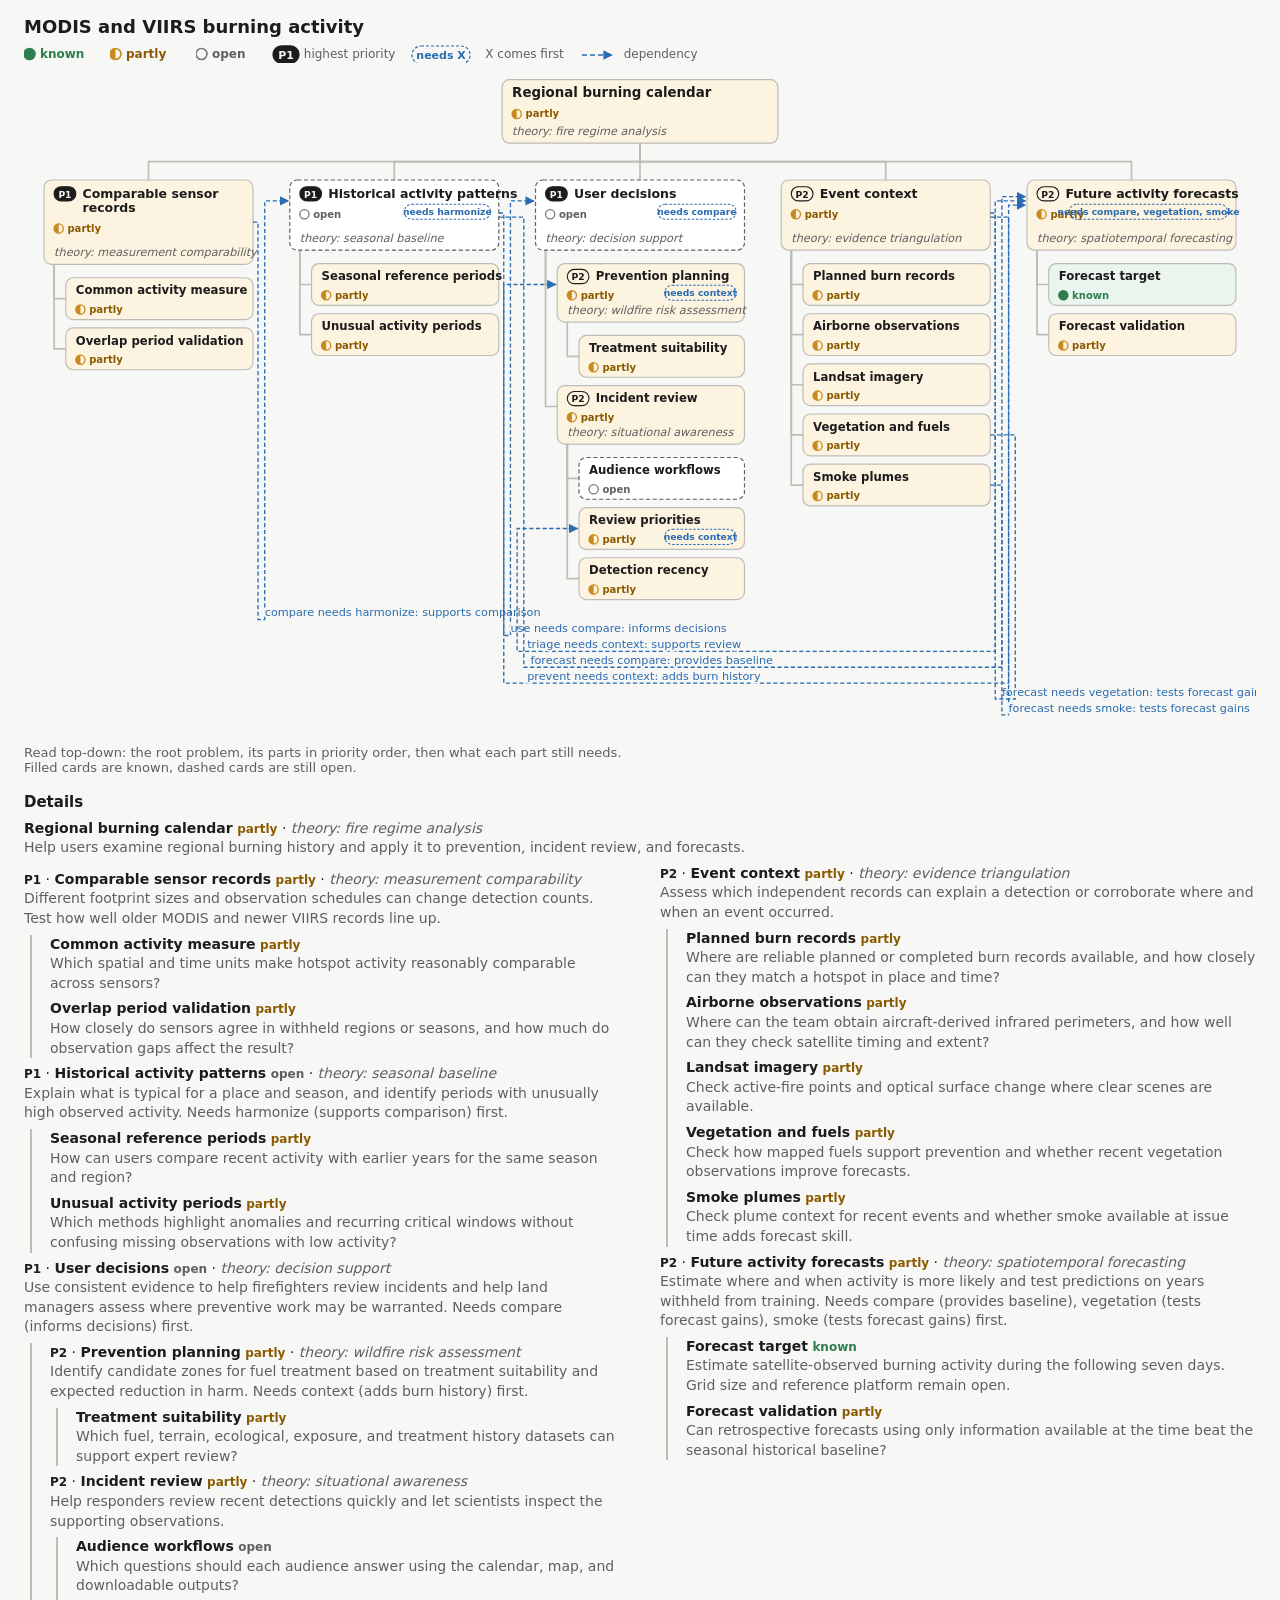
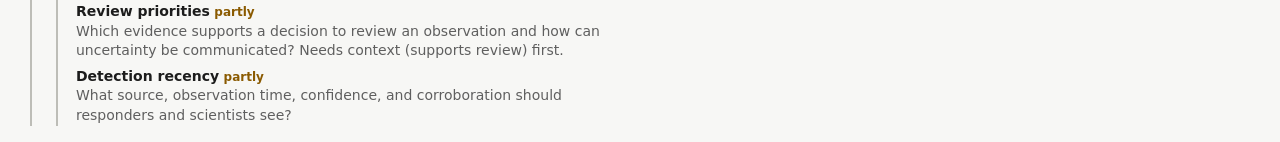
<file: .project/research/notebooks/modis-viirs-burning-calendar/modis-viirs-burning-calendar-problem.html>
<!doctype html>
<html lang="en"><head><meta charset="utf-8"><meta name="viewport" content="width=device-width,initial-scale=1">
<title>MODIS and VIIRS burning activity</title>
<style>
:root{--bg:#f7f7f5;--fg:#1c1c1c;--muted:#5f5f5f;--card:#fff;--line:#bdbdb7;--band:#eceae4;--known:#2e7d4f;--knownT:#2e7d4f;--knownF:#eaf5ee;--partly:#c98a1c;--partlyT:#8a5a00;--partlyF:#fdf3e1;--open:#7a7a7a;--openT:#5f5f5f;--dep:#2b6cb0;--k1:#d9822b;--k2:#2b8cbe;--k3:#5aa05a;--k4:#a05aa0}
@media (prefers-color-scheme:dark){:root{--bg:#161616;--fg:#ececec;--muted:#a3a3a3;--card:#222;--line:#4a4a4a;--band:#1e1e1e;--known:#5cb87a;--knownT:#7fd19a;--knownF:#1d3326;--partly:#e0a64a;--partlyT:#f0c070;--partlyF:#3a2e16;--open:#8a8a8a;--openT:#b0b0b0;--dep:#6aa5e8}}
html,body{margin:0;background:var(--bg);color:var(--fg);font:14px system-ui,'Segoe UI',sans-serif}
main{padding:16px 24px;max-width:1400px;margin:0 auto}
h1{font-size:18px;margin:0 0 8px}
.legend{display:flex;flex-wrap:wrap;gap:6px 16px;color:var(--muted);font-size:12px;margin-bottom:10px;align-items:center}
.legend svg{vertical-align:middle}
.lead{color:var(--muted);font-size:13px;margin:8px 0 18px;max-width:75ch}
svg text{font-family:system-ui,'Segoe UI',sans-serif}
.pic{display:block;max-width:100%;height:auto}
.outline h2{font-size:15px;margin:0 0 8px}
.outline ul{list-style:none;margin:0;padding:0}
.outline li{margin:6px 0;line-height:1.4}
.outline ul ul{padding-left:18px;border-left:2px solid var(--line);margin-left:6px}
.outline .w{font-weight:600}
.outline .st,.outline .pr{font-size:12px;font-weight:600}
.outline .d,.outline .th,.outline .r,.outline .needs{color:var(--muted)}
.outline .th{font-style:italic}
.cols{columns:1}
.cols>li{break-inside:avoid}
.st.known{color:var(--knownT)}.st.partly{color:var(--partlyT)}.st.open{color:var(--openT)}
#detail{max-width:75ch;margin:12px 0;padding:8px 12px;border-left:3px solid var(--dep);background:var(--band)}
.node{cursor:grab;touch-action:none}.edge,.dep{cursor:pointer}
.lane-title{text-transform:uppercase}
.node.dim{opacity:.3}
.dep.hl path,.edge.hl path{stroke-width:3.2}
path.conn.hl{stroke:var(--fg);stroke-width:3.5}
.pic-wide{display:none;margin:0 auto}.pic-narrow{display:block;margin:0 auto}.legend [data-key=dep]{display:none}
@media (min-width:1180px){.legend [data-key=dep]{display:inline}.pic-wide{display:block}.pic-narrow{display:none}.cols{columns:2;column-gap:40px}}
@media (max-width:600px){main{padding:12px}}
</style></head><body><main><h1>MODIS and VIIRS burning activity</h1>
<div class="legend">
<span data-key="known"><svg width="70" height="14"><circle cx="5.5" cy="7" r="5.5" fill="var(--known)" stroke="var(--known)" stroke-width="1.6"/><text x="16" y="11" font-size="12" font-weight="600" fill="var(--knownT)">known</text></svg></span>
<span data-key="partly"><svg width="70" height="14"><circle cx="5.5" cy="7" r="5.5" fill="none" stroke="var(--partly)" stroke-width="1.6"/><path d="M5.5,1.5 A5.5,5.5 0 0 0 5.5,12.5 Z" fill="var(--partly)"/><text x="16" y="11" font-size="12" font-weight="600" fill="var(--partlyT)">partly</text></svg></span>
<span data-key="open"><svg width="60" height="14"><circle cx="5.5" cy="7" r="5.5" fill="none" stroke="var(--open)" stroke-width="1.6"/><text x="16" y="11" font-size="12" font-weight="600" fill="var(--openT)">open</text></svg></span>
<span data-key="priority"><svg width="28" height="18"><rect x="1" y="1" width="26" height="17" rx="8.5" fill="var(--fg)" stroke="var(--fg)" stroke-width="1.3"/><text x="14" y="14" font-size="11" font-weight="700" text-anchor="middle" fill="var(--bg)">P1</text></svg> highest priority</span>
<span data-key="needs"><svg width="70" height="18"><rect x="1" y="1" width="58.1" height="18" rx="9" fill="none" stroke="var(--dep)" stroke-dasharray="3 2" stroke-width="1.2"/><text x="30.05" y="14" font-size="11" font-weight="600" text-anchor="middle" fill="var(--dep)">needs X</text></svg> X comes first</span>
<span data-key="dep"><svg width="40" height="12"><defs><marker id="lg-arrow" viewBox="0 0 10 10" refX="9" refY="5" markerWidth="6" markerHeight="6" orient="auto"><path d="M0,0L10,5L0,10z" fill="var(--dep)"/></marker></defs><path d="M2,6H32" stroke="var(--dep)" stroke-width="1.6" stroke-dasharray="5 3" marker-end="url(#lg-arrow)"/></svg> dependency</span>
</div>
<svg class="pic pic-wide" data-natural-width="1474" viewBox="0 0 1474 794" width="1474" height="794" style="max-width:100%;height:auto"><defs><marker id="dep-arrow" viewBox="0 0 10 10" refX="9" refY="5" markerWidth="7" markerHeight="7" orient="auto"><path d="M0,0L10,5L0,10z" fill="var(--dep)"/></marker></defs><path class="conn" data-from="harmonize" data-to="calendar" data-s="bus" d="M737,84V106H149V128" fill="none" stroke="var(--line)" stroke-width="2"/><path class="conn" data-from="metric" data-to="harmonize" data-s="trunk" d="M36,229V270H50" fill="none" stroke="var(--line)" stroke-width="2"/><path class="conn" data-from="overlap" data-to="harmonize" data-s="trunk" d="M36,229V330H50" fill="none" stroke="var(--line)" stroke-width="2"/><path class="conn" data-from="compare" data-to="calendar" data-s="bus" d="M737,84V106H443V128" fill="none" stroke="var(--line)" stroke-width="2"/><path class="conn" data-from="baseline" data-to="compare" data-s="trunk" d="M330,212V253H344" fill="none" stroke="var(--line)" stroke-width="2"/><path class="conn" data-from="critical" data-to="compare" data-s="trunk" d="M330,212V313H344" fill="none" stroke="var(--line)" stroke-width="2"/><path class="conn" data-from="use" data-to="calendar" data-s="bus" d="M737,84V106H737V128" fill="none" stroke="var(--line)" stroke-width="2"/><path class="conn" data-from="prevent" data-to="use" data-s="trunk" d="M624,212V253H638" fill="none" stroke="var(--line)" stroke-width="2"/><path class="conn" data-from="treatment" data-to="prevent" data-s="trunk" d="M650,298V339H664" fill="none" stroke="var(--line)" stroke-width="2"/><path class="conn" data-from="action" data-to="use" data-s="trunk" d="M624,212V399H638" fill="none" stroke="var(--line)" stroke-width="2"/><path class="conn" data-from="workflows" data-to="action" data-s="trunk" d="M650,444V485H664" fill="none" stroke="var(--line)" stroke-width="2"/><path class="conn" data-from="triage" data-to="action" data-s="trunk" d="M650,444V545H664" fill="none" stroke="var(--line)" stroke-width="2"/><path class="conn" data-from="recency" data-to="action" data-s="trunk" d="M650,444V605H664" fill="none" stroke="var(--line)" stroke-width="2"/><path class="conn" data-from="context" data-to="calendar" data-s="bus" d="M737,84V106H1031V128" fill="none" stroke="var(--line)" stroke-width="2"/><path class="conn" data-from="burns" data-to="context" data-s="trunk" d="M918,212V253H932" fill="none" stroke="var(--line)" stroke-width="2"/><path class="conn" data-from="aircraft" data-to="context" data-s="trunk" d="M918,212V313H932" fill="none" stroke="var(--line)" stroke-width="2"/><path class="conn" data-from="landsat" data-to="context" data-s="trunk" d="M918,212V373H932" fill="none" stroke="var(--line)" stroke-width="2"/><path class="conn" data-from="vegetation" data-to="context" data-s="trunk" d="M918,212V433H932" fill="none" stroke="var(--line)" stroke-width="2"/><path class="conn" data-from="smoke" data-to="context" data-s="trunk" d="M918,212V493H932" fill="none" stroke="var(--line)" stroke-width="2"/><path class="conn" data-from="forecast" data-to="calendar" data-s="bus" d="M737,84V106H1325V128" fill="none" stroke="var(--line)" stroke-width="2"/><path class="conn" data-from="target" data-to="forecast" data-s="trunk" d="M1212,212V253H1226" fill="none" stroke="var(--line)" stroke-width="2"/><path class="conn" data-from="skill" data-to="forecast" data-s="trunk" d="M1212,212V313H1226" fill="none" stroke="var(--line)" stroke-width="2"/><g class="node" data-id="calendar" data-status="partly"><rect class="card" x="572" y="8" width="330" height="76" rx="9" fill="var(--partlyF)" stroke="var(--line)" stroke-width="1.4"/><text class="label" x="584" y="29" font-size="16" font-weight="700" fill="var(--fg)">Regional burning calendar</text><g class="mark" data-shape="half"><circle cx="589.5" cy="49" r="5.5" fill="none" stroke="var(--partly)" stroke-width="1.6"/><path d="M589.5,43.5 A5.5,5.5 0 0 0 589.5,54.5 Z" fill="var(--partly)"/></g><text class="status" x="600" y="53" font-size="12" font-weight="600" fill="var(--partlyT)">partly</text><text class="theory" x="584" y="74" font-size="13.5" font-style="italic" fill="var(--muted)">theory: fire regime analysis</text></g><g class="node" data-id="harmonize" data-status="partly" data-priority="1"><rect class="card" x="24" y="128" width="250" height="101" rx="9" fill="var(--partlyF)" stroke="var(--line)" stroke-width="1.4"/><g class="badge"><rect x="36" y="136" width="26" height="17" rx="8.5" fill="var(--fg)" stroke="var(--fg)" stroke-width="1.3"/><text x="49" y="149" font-size="11" font-weight="700" text-anchor="middle" fill="var(--bg)">P1</text></g><text class="label" x="70" y="149" font-size="15" font-weight="700" fill="var(--fg)"><tspan x="70">Comparable sensor</tspan><tspan x="70" dy="17">records</tspan></text><g class="mark" data-shape="half"><circle cx="41.5" cy="186" r="5.5" fill="none" stroke="var(--partly)" stroke-width="1.6"/><path d="M41.5,180.5 A5.5,5.5 0 0 0 41.5,191.5 Z" fill="var(--partly)"/></g><text class="status" x="52" y="190" font-size="12" font-weight="600" fill="var(--partlyT)">partly</text><text class="theory" x="36" y="219" font-size="13.5" font-style="italic" fill="var(--muted)">theory: measurement comparability</text></g><g class="node" data-id="metric" data-status="partly"><rect class="card" x="50" y="245" width="224" height="50" rx="9" fill="var(--partlyF)" stroke="var(--line)" stroke-width="1.4"/><text class="label" x="62" y="265" font-size="14" font-weight="600" fill="var(--fg)">Common activity measure</text><g class="mark" data-shape="half"><circle cx="67.5" cy="283" r="5.5" fill="none" stroke="var(--partly)" stroke-width="1.6"/><path d="M67.5,277.5 A5.5,5.5 0 0 0 67.5,288.5 Z" fill="var(--partly)"/></g><text class="status" x="78" y="287" font-size="12" font-weight="600" fill="var(--partlyT)">partly</text></g><g class="node" data-id="overlap" data-status="partly"><rect class="card" x="50" y="305" width="224" height="50" rx="9" fill="var(--partlyF)" stroke="var(--line)" stroke-width="1.4"/><text class="label" x="62" y="325" font-size="14" font-weight="600" fill="var(--fg)">Overlap period validation</text><g class="mark" data-shape="half"><circle cx="67.5" cy="343" r="5.5" fill="none" stroke="var(--partly)" stroke-width="1.6"/><path d="M67.5,337.5 A5.5,5.5 0 0 0 67.5,348.5 Z" fill="var(--partly)"/></g><text class="status" x="78" y="347" font-size="12" font-weight="600" fill="var(--partlyT)">partly</text></g><g class="node" data-id="compare" data-status="open" data-priority="1"><rect class="card" x="318" y="128" width="250" height="84" rx="9" fill="var(--card)" stroke="var(--muted)" stroke-width="1.4" stroke-dasharray="5 3"/><g class="badge"><rect x="330" y="136" width="26" height="17" rx="8.5" fill="var(--fg)" stroke="var(--fg)" stroke-width="1.3"/><text x="343" y="149" font-size="11" font-weight="700" text-anchor="middle" fill="var(--bg)">P1</text></g><text class="label" x="364" y="149" font-size="15" font-weight="700" fill="var(--fg)">Historical activity patterns</text><g class="mark" data-shape="empty"><circle cx="335.5" cy="169" r="5.5" fill="none" stroke="var(--open)" stroke-width="1.6"/></g><text class="status" x="346" y="173" font-size="12" font-weight="600" fill="var(--openT)">open</text><text class="theory" x="330" y="202" font-size="13.5" font-style="italic" fill="var(--muted)">theory: seasonal baseline</text><g class="pill"><rect x="455.05" y="157" width="102.95" height="18" rx="9" fill="none" stroke="var(--dep)" stroke-dasharray="3 2" stroke-width="1.2"/><text x="506.53" y="170" font-size="11" font-weight="600" text-anchor="middle" fill="var(--dep)">needs harmonize</text></g></g><g class="node" data-id="baseline" data-status="partly"><rect class="card" x="344" y="228" width="224" height="50" rx="9" fill="var(--partlyF)" stroke="var(--line)" stroke-width="1.4"/><text class="label" x="356" y="248" font-size="14" font-weight="600" fill="var(--fg)">Seasonal reference periods</text><g class="mark" data-shape="half"><circle cx="361.5" cy="266" r="5.5" fill="none" stroke="var(--partly)" stroke-width="1.6"/><path d="M361.5,260.5 A5.5,5.5 0 0 0 361.5,271.5 Z" fill="var(--partly)"/></g><text class="status" x="372" y="270" font-size="12" font-weight="600" fill="var(--partlyT)">partly</text></g><g class="node" data-id="critical" data-status="partly"><rect class="card" x="344" y="288" width="224" height="50" rx="9" fill="var(--partlyF)" stroke="var(--line)" stroke-width="1.4"/><text class="label" x="356" y="308" font-size="14" font-weight="600" fill="var(--fg)">Unusual activity periods</text><g class="mark" data-shape="half"><circle cx="361.5" cy="326" r="5.5" fill="none" stroke="var(--partly)" stroke-width="1.6"/><path d="M361.5,320.5 A5.5,5.5 0 0 0 361.5,331.5 Z" fill="var(--partly)"/></g><text class="status" x="372" y="330" font-size="12" font-weight="600" fill="var(--partlyT)">partly</text></g><g class="node" data-id="use" data-status="open" data-priority="1"><rect class="card" x="612" y="128" width="250" height="84" rx="9" fill="var(--card)" stroke="var(--muted)" stroke-width="1.4" stroke-dasharray="5 3"/><g class="badge"><rect x="624" y="136" width="26" height="17" rx="8.5" fill="var(--fg)" stroke="var(--fg)" stroke-width="1.3"/><text x="637" y="149" font-size="11" font-weight="700" text-anchor="middle" fill="var(--bg)">P1</text></g><text class="label" x="658" y="149" font-size="15" font-weight="700" fill="var(--fg)">User decisions</text><g class="mark" data-shape="empty"><circle cx="629.5" cy="169" r="5.5" fill="none" stroke="var(--open)" stroke-width="1.6"/></g><text class="status" x="640" y="173" font-size="12" font-weight="600" fill="var(--openT)">open</text><text class="theory" x="624" y="202" font-size="13.5" font-style="italic" fill="var(--muted)">theory: decision support</text><g class="pill"><rect x="758.08" y="157" width="93.92" height="18" rx="9" fill="none" stroke="var(--dep)" stroke-dasharray="3 2" stroke-width="1.2"/><text x="805.04" y="170" font-size="11" font-weight="600" text-anchor="middle" fill="var(--dep)">needs compare</text></g></g><g class="node" data-id="prevent" data-status="partly" data-priority="2"><rect class="card" x="638" y="228" width="224" height="70" rx="9" fill="var(--partlyF)" stroke="var(--line)" stroke-width="1.4"/><g class="badge"><rect x="650" y="235" width="26" height="17" rx="8.5" fill="none" stroke="var(--fg)" stroke-width="1.3"/><text x="663" y="248" font-size="11" font-weight="700" text-anchor="middle" fill="var(--fg)">P2</text></g><text class="label" x="684" y="248" font-size="14" font-weight="600" fill="var(--fg)">Prevention planning</text><g class="mark" data-shape="half"><circle cx="655.5" cy="266" r="5.5" fill="none" stroke="var(--partly)" stroke-width="1.6"/><path d="M655.5,260.5 A5.5,5.5 0 0 0 655.5,271.5 Z" fill="var(--partly)"/></g><text class="status" x="666" y="270" font-size="12" font-weight="600" fill="var(--partlyT)">partly</text><text class="theory" x="650" y="288" font-size="13.5" font-style="italic" fill="var(--muted)">theory: wildfire risk assessment</text><g class="pill"><rect x="766.56" y="254" width="85.44" height="18" rx="9" fill="none" stroke="var(--dep)" stroke-dasharray="3 2" stroke-width="1.2"/><text x="809.28" y="267" font-size="11" font-weight="600" text-anchor="middle" fill="var(--dep)">needs context</text></g></g><g class="node" data-id="treatment" data-status="partly"><rect class="card" x="664" y="314" width="198" height="50" rx="9" fill="var(--partlyF)" stroke="var(--line)" stroke-width="1.4"/><text class="label" x="676" y="334" font-size="14" font-weight="600" fill="var(--fg)">Treatment suitability</text><g class="mark" data-shape="half"><circle cx="681.5" cy="352" r="5.5" fill="none" stroke="var(--partly)" stroke-width="1.6"/><path d="M681.5,346.5 A5.5,5.5 0 0 0 681.5,357.5 Z" fill="var(--partly)"/></g><text class="status" x="692" y="356" font-size="12" font-weight="600" fill="var(--partlyT)">partly</text></g><g class="node" data-id="action" data-status="partly" data-priority="2"><rect class="card" x="638" y="374" width="224" height="70" rx="9" fill="var(--partlyF)" stroke="var(--line)" stroke-width="1.4"/><g class="badge"><rect x="650" y="381" width="26" height="17" rx="8.5" fill="none" stroke="var(--fg)" stroke-width="1.3"/><text x="663" y="394" font-size="11" font-weight="700" text-anchor="middle" fill="var(--fg)">P2</text></g><text class="label" x="684" y="394" font-size="14" font-weight="600" fill="var(--fg)">Incident review</text><g class="mark" data-shape="half"><circle cx="655.5" cy="412" r="5.5" fill="none" stroke="var(--partly)" stroke-width="1.6"/><path d="M655.5,406.5 A5.5,5.5 0 0 0 655.5,417.5 Z" fill="var(--partly)"/></g><text class="status" x="666" y="416" font-size="12" font-weight="600" fill="var(--partlyT)">partly</text><text class="theory" x="650" y="434" font-size="13.5" font-style="italic" fill="var(--muted)">theory: situational awareness</text></g><g class="node" data-id="workflows" data-status="open"><rect class="card" x="664" y="460" width="198" height="50" rx="9" fill="var(--card)" stroke="var(--muted)" stroke-width="1.4" stroke-dasharray="5 3"/><text class="label" x="676" y="480" font-size="14" font-weight="600" fill="var(--fg)">Audience workflows</text><g class="mark" data-shape="empty"><circle cx="681.5" cy="498" r="5.5" fill="none" stroke="var(--open)" stroke-width="1.6"/></g><text class="status" x="692" y="502" font-size="12" font-weight="600" fill="var(--openT)">open</text></g><g class="node" data-id="triage" data-status="partly"><rect class="card" x="664" y="520" width="198" height="50" rx="9" fill="var(--partlyF)" stroke="var(--line)" stroke-width="1.4"/><text class="label" x="676" y="540" font-size="14" font-weight="600" fill="var(--fg)">Review priorities</text><g class="mark" data-shape="half"><circle cx="681.5" cy="558" r="5.5" fill="none" stroke="var(--partly)" stroke-width="1.6"/><path d="M681.5,552.5 A5.5,5.5 0 0 0 681.5,563.5 Z" fill="var(--partly)"/></g><text class="status" x="692" y="562" font-size="12" font-weight="600" fill="var(--partlyT)">partly</text><g class="pill"><rect x="766.56" y="546" width="85.44" height="18" rx="9" fill="none" stroke="var(--dep)" stroke-dasharray="3 2" stroke-width="1.2"/><text x="809.28" y="559" font-size="11" font-weight="600" text-anchor="middle" fill="var(--dep)">needs context</text></g></g><g class="node" data-id="recency" data-status="partly"><rect class="card" x="664" y="580" width="198" height="50" rx="9" fill="var(--partlyF)" stroke="var(--line)" stroke-width="1.4"/><text class="label" x="676" y="600" font-size="14" font-weight="600" fill="var(--fg)">Detection recency</text><g class="mark" data-shape="half"><circle cx="681.5" cy="618" r="5.5" fill="none" stroke="var(--partly)" stroke-width="1.6"/><path d="M681.5,612.5 A5.5,5.5 0 0 0 681.5,623.5 Z" fill="var(--partly)"/></g><text class="status" x="692" y="622" font-size="12" font-weight="600" fill="var(--partlyT)">partly</text></g><g class="node" data-id="context" data-status="partly" data-priority="2"><rect class="card" x="906" y="128" width="250" height="84" rx="9" fill="var(--partlyF)" stroke="var(--line)" stroke-width="1.4"/><g class="badge"><rect x="918" y="136" width="26" height="17" rx="8.5" fill="none" stroke="var(--fg)" stroke-width="1.3"/><text x="931" y="149" font-size="11" font-weight="700" text-anchor="middle" fill="var(--fg)">P2</text></g><text class="label" x="952" y="149" font-size="15" font-weight="700" fill="var(--fg)">Event context</text><g class="mark" data-shape="half"><circle cx="923.5" cy="169" r="5.5" fill="none" stroke="var(--partly)" stroke-width="1.6"/><path d="M923.5,163.5 A5.5,5.5 0 0 0 923.5,174.5 Z" fill="var(--partly)"/></g><text class="status" x="934" y="173" font-size="12" font-weight="600" fill="var(--partlyT)">partly</text><text class="theory" x="918" y="202" font-size="13.5" font-style="italic" fill="var(--muted)">theory: evidence triangulation</text></g><g class="node" data-id="burns" data-status="partly"><rect class="card" x="932" y="228" width="224" height="50" rx="9" fill="var(--partlyF)" stroke="var(--line)" stroke-width="1.4"/><text class="label" x="944" y="248" font-size="14" font-weight="600" fill="var(--fg)">Planned burn records</text><g class="mark" data-shape="half"><circle cx="949.5" cy="266" r="5.5" fill="none" stroke="var(--partly)" stroke-width="1.6"/><path d="M949.5,260.5 A5.5,5.5 0 0 0 949.5,271.5 Z" fill="var(--partly)"/></g><text class="status" x="960" y="270" font-size="12" font-weight="600" fill="var(--partlyT)">partly</text></g><g class="node" data-id="aircraft" data-status="partly"><rect class="card" x="932" y="288" width="224" height="50" rx="9" fill="var(--partlyF)" stroke="var(--line)" stroke-width="1.4"/><text class="label" x="944" y="308" font-size="14" font-weight="600" fill="var(--fg)">Airborne observations</text><g class="mark" data-shape="half"><circle cx="949.5" cy="326" r="5.5" fill="none" stroke="var(--partly)" stroke-width="1.6"/><path d="M949.5,320.5 A5.5,5.5 0 0 0 949.5,331.5 Z" fill="var(--partly)"/></g><text class="status" x="960" y="330" font-size="12" font-weight="600" fill="var(--partlyT)">partly</text></g><g class="node" data-id="landsat" data-status="partly"><rect class="card" x="932" y="348" width="224" height="50" rx="9" fill="var(--partlyF)" stroke="var(--line)" stroke-width="1.4"/><text class="label" x="944" y="368" font-size="14" font-weight="600" fill="var(--fg)">Landsat imagery</text><g class="mark" data-shape="half"><circle cx="949.5" cy="386" r="5.5" fill="none" stroke="var(--partly)" stroke-width="1.6"/><path d="M949.5,380.5 A5.5,5.5 0 0 0 949.5,391.5 Z" fill="var(--partly)"/></g><text class="status" x="960" y="390" font-size="12" font-weight="600" fill="var(--partlyT)">partly</text></g><g class="node" data-id="vegetation" data-status="partly"><rect class="card" x="932" y="408" width="224" height="50" rx="9" fill="var(--partlyF)" stroke="var(--line)" stroke-width="1.4"/><text class="label" x="944" y="428" font-size="14" font-weight="600" fill="var(--fg)">Vegetation and fuels</text><g class="mark" data-shape="half"><circle cx="949.5" cy="446" r="5.5" fill="none" stroke="var(--partly)" stroke-width="1.6"/><path d="M949.5,440.5 A5.5,5.5 0 0 0 949.5,451.5 Z" fill="var(--partly)"/></g><text class="status" x="960" y="450" font-size="12" font-weight="600" fill="var(--partlyT)">partly</text></g><g class="node" data-id="smoke" data-status="partly"><rect class="card" x="932" y="468" width="224" height="50" rx="9" fill="var(--partlyF)" stroke="var(--line)" stroke-width="1.4"/><text class="label" x="944" y="488" font-size="14" font-weight="600" fill="var(--fg)">Smoke plumes</text><g class="mark" data-shape="half"><circle cx="949.5" cy="506" r="5.5" fill="none" stroke="var(--partly)" stroke-width="1.6"/><path d="M949.5,500.5 A5.5,5.5 0 0 0 949.5,511.5 Z" fill="var(--partly)"/></g><text class="status" x="960" y="510" font-size="12" font-weight="600" fill="var(--partlyT)">partly</text></g><g class="node" data-id="forecast" data-status="partly" data-priority="2"><rect class="card" x="1200" y="128" width="250" height="84" rx="9" fill="var(--partlyF)" stroke="var(--line)" stroke-width="1.4"/><g class="badge"><rect x="1212" y="136" width="26" height="17" rx="8.5" fill="none" stroke="var(--fg)" stroke-width="1.3"/><text x="1225" y="149" font-size="11" font-weight="700" text-anchor="middle" fill="var(--fg)">P2</text></g><text class="label" x="1246" y="149" font-size="15" font-weight="700" fill="var(--fg)">Future activity forecasts</text><g class="mark" data-shape="half"><circle cx="1217.5" cy="169" r="5.5" fill="none" stroke="var(--partly)" stroke-width="1.6"/><path d="M1217.5,163.5 A5.5,5.5 0 0 0 1217.5,174.5 Z" fill="var(--partly)"/></g><text class="status" x="1228" y="173" font-size="12" font-weight="600" fill="var(--partlyT)">partly</text><text class="theory" x="1212" y="202" font-size="13.5" font-style="italic" fill="var(--muted)">theory: spatiotemporal forecasting</text><g class="pill"><rect x="1250.58" y="157" width="189.42" height="18" rx="9" fill="none" stroke="var(--dep)" stroke-dasharray="3 2" stroke-width="1.2"/><text x="1345.29" y="170" font-size="11" font-weight="600" text-anchor="middle" fill="var(--dep)">needs compare, vegetation, smoke</text></g></g><g class="node" data-id="target" data-status="known"><rect class="card" x="1226" y="228" width="224" height="50" rx="9" fill="var(--knownF)" stroke="var(--line)" stroke-width="1.4"/><text class="label" x="1238" y="248" font-size="14" font-weight="600" fill="var(--fg)">Forecast target</text><g class="mark" data-shape="filled"><circle cx="1243.5" cy="266" r="5.5" fill="var(--known)" stroke="var(--known)" stroke-width="1.6"/></g><text class="status" x="1254" y="270" font-size="12" font-weight="600" fill="var(--knownT)">known</text></g><g class="node" data-id="skill" data-status="partly"><rect class="card" x="1226" y="288" width="224" height="50" rx="9" fill="var(--partlyF)" stroke="var(--line)" stroke-width="1.4"/><text class="label" x="1238" y="308" font-size="14" font-weight="600" fill="var(--fg)">Forecast validation</text><g class="mark" data-shape="half"><circle cx="1243.5" cy="326" r="5.5" fill="none" stroke="var(--partly)" stroke-width="1.6"/><path d="M1243.5,320.5 A5.5,5.5 0 0 0 1243.5,331.5 Z" fill="var(--partly)"/></g><text class="status" x="1254" y="330" font-size="12" font-weight="600" fill="var(--partlyT)">partly</text></g><g class="dep" data-from="harmonize" data-to="compare"><path d="M274,178.5H280V654H288V153H316" fill="none" stroke="var(--dep)" stroke-width="1.6" stroke-dasharray="5 3" stroke-linejoin="round" marker-end="url(#dep-arrow)"/><text class="dep-label" x="288" y="650" font-size="13.5" text-anchor="start" fill="var(--dep)" paint-order="stroke" stroke="var(--bg)" stroke-width="4">compare needs harmonize: supports comparison</text></g><g class="dep" data-from="compare" data-to="use"><path d="M568,167.5H574V673H582V153H610" fill="none" stroke="var(--dep)" stroke-width="1.6" stroke-dasharray="5 3" stroke-linejoin="round" marker-end="url(#dep-arrow)"/><text class="dep-label" x="582" y="669" font-size="13.5" text-anchor="start" fill="var(--dep)" paint-order="stroke" stroke="var(--bg)" stroke-width="4">use needs compare: informs decisions</text></g><g class="dep" data-from="context" data-to="triage"><path d="M1156,167.5H1162V692H590V545H662" fill="none" stroke="var(--dep)" stroke-width="1.6" stroke-dasharray="5 3" stroke-linejoin="round" marker-end="url(#dep-arrow)"/><text class="dep-label" x="602" y="688" font-size="13.5" text-anchor="start" fill="var(--dep)" paint-order="stroke" stroke="var(--bg)" stroke-width="4">triage needs context: supports review</text></g><g class="dep" data-from="compare" data-to="forecast"><path d="M568,172.5H598V711H1170V148H1198" fill="none" stroke="var(--dep)" stroke-width="1.6" stroke-dasharray="5 3" stroke-linejoin="round" marker-end="url(#dep-arrow)"/><text class="dep-label" x="606" y="707" font-size="13.5" text-anchor="start" fill="var(--dep)" paint-order="stroke" stroke="var(--bg)" stroke-width="4">forecast needs compare: provides baseline</text></g><g class="dep" data-from="context" data-to="prevent"><path d="M1156,172.5H1178V730H574V253H636" fill="none" stroke="var(--dep)" stroke-width="1.6" stroke-dasharray="5 3" stroke-linejoin="round" marker-end="url(#dep-arrow)"/><text class="dep-label" x="602" y="726" font-size="13.5" text-anchor="start" fill="var(--dep)" paint-order="stroke" stroke="var(--bg)" stroke-width="4">prevent needs context: adds burn history</text></g><g class="dep" data-from="vegetation" data-to="forecast"><path d="M1156,433H1186V749H1162V153H1198" fill="none" stroke="var(--dep)" stroke-width="1.6" stroke-dasharray="5 3" stroke-linejoin="round" marker-end="url(#dep-arrow)"/><text class="dep-label" x="1170" y="745" font-size="13.5" text-anchor="start" fill="var(--dep)" paint-order="stroke" stroke="var(--bg)" stroke-width="4">forecast needs vegetation: tests forecast gains</text></g><g class="dep" data-from="smoke" data-to="forecast"><path d="M1156,493H1170V768H1178V158H1198" fill="none" stroke="var(--dep)" stroke-width="1.6" stroke-dasharray="5 3" stroke-linejoin="round" marker-end="url(#dep-arrow)"/><text class="dep-label" x="1178" y="764" font-size="13.5" text-anchor="start" fill="var(--dep)" paint-order="stroke" stroke="var(--bg)" stroke-width="4">forecast needs smoke: tests forecast gains</text></g></svg><svg class="pic pic-narrow" data-natural-width="368" viewBox="-1 -1 368 1604" width="368" height="1604" style="max-width:100%;height:auto"><path class="conn" data-from="harmonize" data-to="calendar" data-s="trunk" d="M9,76V112H18" fill="none" stroke="var(--line)" stroke-width="2"/><path class="conn" data-from="metric" data-to="harmonize" data-s="trunk" d="M29,170V203H40" fill="none" stroke="var(--line)" stroke-width="2"/><path class="conn" data-from="overlap" data-to="harmonize" data-s="trunk" d="M29,170V261H40" fill="none" stroke="var(--line)" stroke-width="2"/><path class="conn" data-from="compare" data-to="calendar" data-s="trunk" d="M9,76V326H18" fill="none" stroke="var(--line)" stroke-width="2"/><path class="conn" data-from="baseline" data-to="compare" data-s="trunk" d="M29,384V417H40" fill="none" stroke="var(--line)" stroke-width="2"/><path class="conn" data-from="critical" data-to="compare" data-s="trunk" d="M29,384V475H40" fill="none" stroke="var(--line)" stroke-width="2"/><path class="conn" data-from="use" data-to="calendar" data-s="trunk" d="M9,76V540H18" fill="none" stroke="var(--line)" stroke-width="2"/><path class="conn" data-from="prevent" data-to="use" data-s="trunk" d="M29,598V631H40" fill="none" stroke="var(--line)" stroke-width="2"/><path class="conn" data-from="treatment" data-to="prevent" data-s="trunk" d="M51,676V709H62" fill="none" stroke="var(--line)" stroke-width="2"/><path class="conn" data-from="action" data-to="use" data-s="trunk" d="M29,598V767H40" fill="none" stroke="var(--line)" stroke-width="2"/><path class="conn" data-from="workflows" data-to="action" data-s="trunk" d="M51,812V845H62" fill="none" stroke="var(--line)" stroke-width="2"/><path class="conn" data-from="triage" data-to="action" data-s="trunk" d="M51,812V903H62" fill="none" stroke="var(--line)" stroke-width="2"/><path class="conn" data-from="recency" data-to="action" data-s="trunk" d="M51,812V961H62" fill="none" stroke="var(--line)" stroke-width="2"/><path class="conn" data-from="context" data-to="calendar" data-s="trunk" d="M9,76V1026H18" fill="none" stroke="var(--line)" stroke-width="2"/><path class="conn" data-from="burns" data-to="context" data-s="trunk" d="M29,1084V1117H40" fill="none" stroke="var(--line)" stroke-width="2"/><path class="conn" data-from="aircraft" data-to="context" data-s="trunk" d="M29,1084V1175H40" fill="none" stroke="var(--line)" stroke-width="2"/><path class="conn" data-from="landsat" data-to="context" data-s="trunk" d="M29,1084V1233H40" fill="none" stroke="var(--line)" stroke-width="2"/><path class="conn" data-from="vegetation" data-to="context" data-s="trunk" d="M29,1084V1291H40" fill="none" stroke="var(--line)" stroke-width="2"/><path class="conn" data-from="smoke" data-to="context" data-s="trunk" d="M29,1084V1349H40" fill="none" stroke="var(--line)" stroke-width="2"/><path class="conn" data-from="forecast" data-to="calendar" data-s="trunk" d="M9,76V1414H18" fill="none" stroke="var(--line)" stroke-width="2"/><path class="conn" data-from="target" data-to="forecast" data-s="trunk" d="M29,1472V1505H40" fill="none" stroke="var(--line)" stroke-width="2"/><path class="conn" data-from="skill" data-to="forecast" data-s="trunk" d="M29,1472V1563H40" fill="none" stroke="var(--line)" stroke-width="2"/><g class="node" data-id="calendar" data-status="partly"><rect class="card" x="0" y="0" width="366" height="76" rx="9" fill="var(--partlyF)" stroke="var(--line)" stroke-width="1.4"/><text class="label" x="12" y="21" font-size="16" font-weight="700" fill="var(--fg)">Regional burning calendar</text><g class="mark" data-shape="half"><circle cx="17.5" cy="41" r="5.5" fill="none" stroke="var(--partly)" stroke-width="1.6"/><path d="M17.5,35.5 A5.5,5.5 0 0 0 17.5,46.5 Z" fill="var(--partly)"/></g><text class="status" x="28" y="45" font-size="12" font-weight="600" fill="var(--partlyT)">partly</text><text class="theory" x="12" y="66" font-size="13.5" font-style="italic" fill="var(--muted)">theory: fire regime analysis</text></g><g class="node" data-id="harmonize" data-status="partly" data-priority="1"><rect class="card" x="18" y="86" width="348" height="84" rx="9" fill="var(--partlyF)" stroke="var(--line)" stroke-width="1.4"/><g class="badge"><rect x="30" y="94" width="26" height="17" rx="8.5" fill="var(--fg)" stroke="var(--fg)" stroke-width="1.3"/><text x="43" y="107" font-size="11" font-weight="700" text-anchor="middle" fill="var(--bg)">P1</text></g><text class="label" x="64" y="107" font-size="15" font-weight="700" fill="var(--fg)">Comparable sensor records</text><g class="mark" data-shape="half"><circle cx="35.5" cy="127" r="5.5" fill="none" stroke="var(--partly)" stroke-width="1.6"/><path d="M35.5,121.5 A5.5,5.5 0 0 0 35.5,132.5 Z" fill="var(--partly)"/></g><text class="status" x="46" y="131" font-size="12" font-weight="600" fill="var(--partlyT)">partly</text><text class="theory" x="30" y="160" font-size="13.5" font-style="italic" fill="var(--muted)">theory: measurement comparability</text></g><g class="node" data-id="metric" data-status="partly"><rect class="card" x="40" y="178" width="326" height="50" rx="9" fill="var(--partlyF)" stroke="var(--line)" stroke-width="1.4"/><text class="label" x="52" y="198" font-size="14" font-weight="600" fill="var(--fg)">Common activity measure</text><g class="mark" data-shape="half"><circle cx="57.5" cy="216" r="5.5" fill="none" stroke="var(--partly)" stroke-width="1.6"/><path d="M57.5,210.5 A5.5,5.5 0 0 0 57.5,221.5 Z" fill="var(--partly)"/></g><text class="status" x="68" y="220" font-size="12" font-weight="600" fill="var(--partlyT)">partly</text></g><g class="node" data-id="overlap" data-status="partly"><rect class="card" x="40" y="236" width="326" height="50" rx="9" fill="var(--partlyF)" stroke="var(--line)" stroke-width="1.4"/><text class="label" x="52" y="256" font-size="14" font-weight="600" fill="var(--fg)">Overlap period validation</text><g class="mark" data-shape="half"><circle cx="57.5" cy="274" r="5.5" fill="none" stroke="var(--partly)" stroke-width="1.6"/><path d="M57.5,268.5 A5.5,5.5 0 0 0 57.5,279.5 Z" fill="var(--partly)"/></g><text class="status" x="68" y="278" font-size="12" font-weight="600" fill="var(--partlyT)">partly</text></g><g class="node" data-id="compare" data-status="open" data-priority="1"><rect class="card" x="18" y="300" width="348" height="84" rx="9" fill="var(--card)" stroke="var(--muted)" stroke-width="1.4" stroke-dasharray="5 3"/><g class="badge"><rect x="30" y="308" width="26" height="17" rx="8.5" fill="var(--fg)" stroke="var(--fg)" stroke-width="1.3"/><text x="43" y="321" font-size="11" font-weight="700" text-anchor="middle" fill="var(--bg)">P1</text></g><text class="label" x="64" y="321" font-size="15" font-weight="700" fill="var(--fg)">Historical activity patterns</text><g class="mark" data-shape="empty"><circle cx="35.5" cy="341" r="5.5" fill="none" stroke="var(--open)" stroke-width="1.6"/></g><text class="status" x="46" y="345" font-size="12" font-weight="600" fill="var(--openT)">open</text><text class="theory" x="30" y="374" font-size="13.5" font-style="italic" fill="var(--muted)">theory: seasonal baseline</text><g class="pill"><rect x="253.05" y="329" width="102.95" height="18" rx="9" fill="none" stroke="var(--dep)" stroke-dasharray="3 2" stroke-width="1.2"/><text x="304.53" y="342" font-size="11" font-weight="600" text-anchor="middle" fill="var(--dep)">needs harmonize</text></g></g><g class="node" data-id="baseline" data-status="partly"><rect class="card" x="40" y="392" width="326" height="50" rx="9" fill="var(--partlyF)" stroke="var(--line)" stroke-width="1.4"/><text class="label" x="52" y="412" font-size="14" font-weight="600" fill="var(--fg)">Seasonal reference periods</text><g class="mark" data-shape="half"><circle cx="57.5" cy="430" r="5.5" fill="none" stroke="var(--partly)" stroke-width="1.6"/><path d="M57.5,424.5 A5.5,5.5 0 0 0 57.5,435.5 Z" fill="var(--partly)"/></g><text class="status" x="68" y="434" font-size="12" font-weight="600" fill="var(--partlyT)">partly</text></g><g class="node" data-id="critical" data-status="partly"><rect class="card" x="40" y="450" width="326" height="50" rx="9" fill="var(--partlyF)" stroke="var(--line)" stroke-width="1.4"/><text class="label" x="52" y="470" font-size="14" font-weight="600" fill="var(--fg)">Unusual activity periods</text><g class="mark" data-shape="half"><circle cx="57.5" cy="488" r="5.5" fill="none" stroke="var(--partly)" stroke-width="1.6"/><path d="M57.5,482.5 A5.5,5.5 0 0 0 57.5,493.5 Z" fill="var(--partly)"/></g><text class="status" x="68" y="492" font-size="12" font-weight="600" fill="var(--partlyT)">partly</text></g><g class="node" data-id="use" data-status="open" data-priority="1"><rect class="card" x="18" y="514" width="348" height="84" rx="9" fill="var(--card)" stroke="var(--muted)" stroke-width="1.4" stroke-dasharray="5 3"/><g class="badge"><rect x="30" y="522" width="26" height="17" rx="8.5" fill="var(--fg)" stroke="var(--fg)" stroke-width="1.3"/><text x="43" y="535" font-size="11" font-weight="700" text-anchor="middle" fill="var(--bg)">P1</text></g><text class="label" x="64" y="535" font-size="15" font-weight="700" fill="var(--fg)">User decisions</text><g class="mark" data-shape="empty"><circle cx="35.5" cy="555" r="5.5" fill="none" stroke="var(--open)" stroke-width="1.6"/></g><text class="status" x="46" y="559" font-size="12" font-weight="600" fill="var(--openT)">open</text><text class="theory" x="30" y="588" font-size="13.5" font-style="italic" fill="var(--muted)">theory: decision support</text><g class="pill"><rect x="262.08" y="543" width="93.92" height="18" rx="9" fill="none" stroke="var(--dep)" stroke-dasharray="3 2" stroke-width="1.2"/><text x="309.04" y="556" font-size="11" font-weight="600" text-anchor="middle" fill="var(--dep)">needs compare</text></g></g><g class="node" data-id="prevent" data-status="partly" data-priority="2"><rect class="card" x="40" y="606" width="326" height="70" rx="9" fill="var(--partlyF)" stroke="var(--line)" stroke-width="1.4"/><g class="badge"><rect x="52" y="613" width="26" height="17" rx="8.5" fill="none" stroke="var(--fg)" stroke-width="1.3"/><text x="65" y="626" font-size="11" font-weight="700" text-anchor="middle" fill="var(--fg)">P2</text></g><text class="label" x="86" y="626" font-size="14" font-weight="600" fill="var(--fg)">Prevention planning</text><g class="mark" data-shape="half"><circle cx="57.5" cy="644" r="5.5" fill="none" stroke="var(--partly)" stroke-width="1.6"/><path d="M57.5,638.5 A5.5,5.5 0 0 0 57.5,649.5 Z" fill="var(--partly)"/></g><text class="status" x="68" y="648" font-size="12" font-weight="600" fill="var(--partlyT)">partly</text><text class="theory" x="52" y="666" font-size="13.5" font-style="italic" fill="var(--muted)">theory: wildfire risk assessment</text><g class="pill"><rect x="270.56" y="632" width="85.44" height="18" rx="9" fill="none" stroke="var(--dep)" stroke-dasharray="3 2" stroke-width="1.2"/><text x="313.28" y="645" font-size="11" font-weight="600" text-anchor="middle" fill="var(--dep)">needs context</text></g></g><g class="node" data-id="treatment" data-status="partly"><rect class="card" x="62" y="684" width="304" height="50" rx="9" fill="var(--partlyF)" stroke="var(--line)" stroke-width="1.4"/><text class="label" x="74" y="704" font-size="14" font-weight="600" fill="var(--fg)">Treatment suitability</text><g class="mark" data-shape="half"><circle cx="79.5" cy="722" r="5.5" fill="none" stroke="var(--partly)" stroke-width="1.6"/><path d="M79.5,716.5 A5.5,5.5 0 0 0 79.5,727.5 Z" fill="var(--partly)"/></g><text class="status" x="90" y="726" font-size="12" font-weight="600" fill="var(--partlyT)">partly</text></g><g class="node" data-id="action" data-status="partly" data-priority="2"><rect class="card" x="40" y="742" width="326" height="70" rx="9" fill="var(--partlyF)" stroke="var(--line)" stroke-width="1.4"/><g class="badge"><rect x="52" y="749" width="26" height="17" rx="8.5" fill="none" stroke="var(--fg)" stroke-width="1.3"/><text x="65" y="762" font-size="11" font-weight="700" text-anchor="middle" fill="var(--fg)">P2</text></g><text class="label" x="86" y="762" font-size="14" font-weight="600" fill="var(--fg)">Incident review</text><g class="mark" data-shape="half"><circle cx="57.5" cy="780" r="5.5" fill="none" stroke="var(--partly)" stroke-width="1.6"/><path d="M57.5,774.5 A5.5,5.5 0 0 0 57.5,785.5 Z" fill="var(--partly)"/></g><text class="status" x="68" y="784" font-size="12" font-weight="600" fill="var(--partlyT)">partly</text><text class="theory" x="52" y="802" font-size="13.5" font-style="italic" fill="var(--muted)">theory: situational awareness</text></g><g class="node" data-id="workflows" data-status="open"><rect class="card" x="62" y="820" width="304" height="50" rx="9" fill="var(--card)" stroke="var(--muted)" stroke-width="1.4" stroke-dasharray="5 3"/><text class="label" x="74" y="840" font-size="14" font-weight="600" fill="var(--fg)">Audience workflows</text><g class="mark" data-shape="empty"><circle cx="79.5" cy="858" r="5.5" fill="none" stroke="var(--open)" stroke-width="1.6"/></g><text class="status" x="90" y="862" font-size="12" font-weight="600" fill="var(--openT)">open</text></g><g class="node" data-id="triage" data-status="partly"><rect class="card" x="62" y="878" width="304" height="50" rx="9" fill="var(--partlyF)" stroke="var(--line)" stroke-width="1.4"/><text class="label" x="74" y="898" font-size="14" font-weight="600" fill="var(--fg)">Review priorities</text><g class="mark" data-shape="half"><circle cx="79.5" cy="916" r="5.5" fill="none" stroke="var(--partly)" stroke-width="1.6"/><path d="M79.5,910.5 A5.5,5.5 0 0 0 79.5,921.5 Z" fill="var(--partly)"/></g><text class="status" x="90" y="920" font-size="12" font-weight="600" fill="var(--partlyT)">partly</text><g class="pill"><rect x="270.56" y="904" width="85.44" height="18" rx="9" fill="none" stroke="var(--dep)" stroke-dasharray="3 2" stroke-width="1.2"/><text x="313.28" y="917" font-size="11" font-weight="600" text-anchor="middle" fill="var(--dep)">needs context</text></g></g><g class="node" data-id="recency" data-status="partly"><rect class="card" x="62" y="936" width="304" height="50" rx="9" fill="var(--partlyF)" stroke="var(--line)" stroke-width="1.4"/><text class="label" x="74" y="956" font-size="14" font-weight="600" fill="var(--fg)">Detection recency</text><g class="mark" data-shape="half"><circle cx="79.5" cy="974" r="5.5" fill="none" stroke="var(--partly)" stroke-width="1.6"/><path d="M79.5,968.5 A5.5,5.5 0 0 0 79.5,979.5 Z" fill="var(--partly)"/></g><text class="status" x="90" y="978" font-size="12" font-weight="600" fill="var(--partlyT)">partly</text></g><g class="node" data-id="context" data-status="partly" data-priority="2"><rect class="card" x="18" y="1000" width="348" height="84" rx="9" fill="var(--partlyF)" stroke="var(--line)" stroke-width="1.4"/><g class="badge"><rect x="30" y="1008" width="26" height="17" rx="8.5" fill="none" stroke="var(--fg)" stroke-width="1.3"/><text x="43" y="1021" font-size="11" font-weight="700" text-anchor="middle" fill="var(--fg)">P2</text></g><text class="label" x="64" y="1021" font-size="15" font-weight="700" fill="var(--fg)">Event context</text><g class="mark" data-shape="half"><circle cx="35.5" cy="1041" r="5.5" fill="none" stroke="var(--partly)" stroke-width="1.6"/><path d="M35.5,1035.5 A5.5,5.5 0 0 0 35.5,1046.5 Z" fill="var(--partly)"/></g><text class="status" x="46" y="1045" font-size="12" font-weight="600" fill="var(--partlyT)">partly</text><text class="theory" x="30" y="1074" font-size="13.5" font-style="italic" fill="var(--muted)">theory: evidence triangulation</text></g><g class="node" data-id="burns" data-status="partly"><rect class="card" x="40" y="1092" width="326" height="50" rx="9" fill="var(--partlyF)" stroke="var(--line)" stroke-width="1.4"/><text class="label" x="52" y="1112" font-size="14" font-weight="600" fill="var(--fg)">Planned burn records</text><g class="mark" data-shape="half"><circle cx="57.5" cy="1130" r="5.5" fill="none" stroke="var(--partly)" stroke-width="1.6"/><path d="M57.5,1124.5 A5.5,5.5 0 0 0 57.5,1135.5 Z" fill="var(--partly)"/></g><text class="status" x="68" y="1134" font-size="12" font-weight="600" fill="var(--partlyT)">partly</text></g><g class="node" data-id="aircraft" data-status="partly"><rect class="card" x="40" y="1150" width="326" height="50" rx="9" fill="var(--partlyF)" stroke="var(--line)" stroke-width="1.4"/><text class="label" x="52" y="1170" font-size="14" font-weight="600" fill="var(--fg)">Airborne observations</text><g class="mark" data-shape="half"><circle cx="57.5" cy="1188" r="5.5" fill="none" stroke="var(--partly)" stroke-width="1.6"/><path d="M57.5,1182.5 A5.5,5.5 0 0 0 57.5,1193.5 Z" fill="var(--partly)"/></g><text class="status" x="68" y="1192" font-size="12" font-weight="600" fill="var(--partlyT)">partly</text></g><g class="node" data-id="landsat" data-status="partly"><rect class="card" x="40" y="1208" width="326" height="50" rx="9" fill="var(--partlyF)" stroke="var(--line)" stroke-width="1.4"/><text class="label" x="52" y="1228" font-size="14" font-weight="600" fill="var(--fg)">Landsat imagery</text><g class="mark" data-shape="half"><circle cx="57.5" cy="1246" r="5.5" fill="none" stroke="var(--partly)" stroke-width="1.6"/><path d="M57.5,1240.5 A5.5,5.5 0 0 0 57.5,1251.5 Z" fill="var(--partly)"/></g><text class="status" x="68" y="1250" font-size="12" font-weight="600" fill="var(--partlyT)">partly</text></g><g class="node" data-id="vegetation" data-status="partly"><rect class="card" x="40" y="1266" width="326" height="50" rx="9" fill="var(--partlyF)" stroke="var(--line)" stroke-width="1.4"/><text class="label" x="52" y="1286" font-size="14" font-weight="600" fill="var(--fg)">Vegetation and fuels</text><g class="mark" data-shape="half"><circle cx="57.5" cy="1304" r="5.5" fill="none" stroke="var(--partly)" stroke-width="1.6"/><path d="M57.5,1298.5 A5.5,5.5 0 0 0 57.5,1309.5 Z" fill="var(--partly)"/></g><text class="status" x="68" y="1308" font-size="12" font-weight="600" fill="var(--partlyT)">partly</text></g><g class="node" data-id="smoke" data-status="partly"><rect class="card" x="40" y="1324" width="326" height="50" rx="9" fill="var(--partlyF)" stroke="var(--line)" stroke-width="1.4"/><text class="label" x="52" y="1344" font-size="14" font-weight="600" fill="var(--fg)">Smoke plumes</text><g class="mark" data-shape="half"><circle cx="57.5" cy="1362" r="5.5" fill="none" stroke="var(--partly)" stroke-width="1.6"/><path d="M57.5,1356.5 A5.5,5.5 0 0 0 57.5,1367.5 Z" fill="var(--partly)"/></g><text class="status" x="68" y="1366" font-size="12" font-weight="600" fill="var(--partlyT)">partly</text></g><g class="node" data-id="forecast" data-status="partly" data-priority="2"><rect class="card" x="18" y="1388" width="348" height="84" rx="9" fill="var(--partlyF)" stroke="var(--line)" stroke-width="1.4"/><g class="badge"><rect x="30" y="1396" width="26" height="17" rx="8.5" fill="none" stroke="var(--fg)" stroke-width="1.3"/><text x="43" y="1409" font-size="11" font-weight="700" text-anchor="middle" fill="var(--fg)">P2</text></g><text class="label" x="64" y="1409" font-size="15" font-weight="700" fill="var(--fg)">Future activity forecasts</text><g class="mark" data-shape="half"><circle cx="35.5" cy="1429" r="5.5" fill="none" stroke="var(--partly)" stroke-width="1.6"/><path d="M35.5,1423.5 A5.5,5.5 0 0 0 35.5,1434.5 Z" fill="var(--partly)"/></g><text class="status" x="46" y="1433" font-size="12" font-weight="600" fill="var(--partlyT)">partly</text><text class="theory" x="30" y="1462" font-size="13.5" font-style="italic" fill="var(--muted)">theory: spatiotemporal forecasting</text><g class="pill"><rect x="166.58" y="1417" width="189.42" height="18" rx="9" fill="none" stroke="var(--dep)" stroke-dasharray="3 2" stroke-width="1.2"/><text x="261.29" y="1430" font-size="11" font-weight="600" text-anchor="middle" fill="var(--dep)">needs compare, vegetation, smoke</text></g></g><g class="node" data-id="target" data-status="known"><rect class="card" x="40" y="1480" width="326" height="50" rx="9" fill="var(--knownF)" stroke="var(--line)" stroke-width="1.4"/><text class="label" x="52" y="1500" font-size="14" font-weight="600" fill="var(--fg)">Forecast target</text><g class="mark" data-shape="filled"><circle cx="57.5" cy="1518" r="5.5" fill="var(--known)" stroke="var(--known)" stroke-width="1.6"/></g><text class="status" x="68" y="1522" font-size="12" font-weight="600" fill="var(--knownT)">known</text></g><g class="node" data-id="skill" data-status="partly"><rect class="card" x="40" y="1538" width="326" height="50" rx="9" fill="var(--partlyF)" stroke="var(--line)" stroke-width="1.4"/><text class="label" x="52" y="1558" font-size="14" font-weight="600" fill="var(--fg)">Forecast validation</text><g class="mark" data-shape="half"><circle cx="57.5" cy="1576" r="5.5" fill="none" stroke="var(--partly)" stroke-width="1.6"/><path d="M57.5,1570.5 A5.5,5.5 0 0 0 57.5,1581.5 Z" fill="var(--partly)"/></g><text class="status" x="68" y="1580" font-size="12" font-weight="600" fill="var(--partlyT)">partly</text></g></svg>
<aside id="detail" hidden></aside>
<p class="lead">Read top-down: the root problem, its parts in priority order, then what each part still needs. Filled cards are known, dashed cards are still open.</p>
<section class="outline" id="details"><h2>Details</h2><ul><li data-id="calendar"><span class="w">Regional burning calendar</span> <span class="st partly">partly</span> · <span class="th">theory: fire regime analysis</span><br><span class="d">Help users examine regional burning history and apply it to prevention, incident review, and forecasts.</span></li></ul><ul class="cols"><li data-id="harmonize"><span class="pr">P1</span> · <span class="w">Comparable sensor records</span> <span class="st partly">partly</span> · <span class="th">theory: measurement comparability</span><br><span class="d">Different footprint sizes and observation schedules can change detection counts. Test how well older MODIS and newer VIIRS records line up.</span><ul><li data-id="metric"><span class="w">Common activity measure</span> <span class="st partly">partly</span><br><span class="d">Which spatial and time units make hotspot activity reasonably comparable across sensors?</span></li><li data-id="overlap"><span class="w">Overlap period validation</span> <span class="st partly">partly</span><br><span class="d">How closely do sensors agree in withheld regions or seasons, and how much do observation gaps affect the result?</span></li></ul></li><li data-id="compare"><span class="pr">P1</span> · <span class="w">Historical activity patterns</span> <span class="st open">open</span> · <span class="th">theory: seasonal baseline</span><br><span class="d">Explain what is typical for a place and season, and identify periods with unusually high observed activity.</span> <span class="needs">Needs harmonize (supports comparison) first.</span><ul><li data-id="baseline"><span class="w">Seasonal reference periods</span> <span class="st partly">partly</span><br><span class="d">How can users compare recent activity with earlier years for the same season and region?</span></li><li data-id="critical"><span class="w">Unusual activity periods</span> <span class="st partly">partly</span><br><span class="d">Which methods highlight anomalies and recurring critical windows without confusing missing observations with low activity?</span></li></ul></li><li data-id="use"><span class="pr">P1</span> · <span class="w">User decisions</span> <span class="st open">open</span> · <span class="th">theory: decision support</span><br><span class="d">Use consistent evidence to help firefighters review incidents and help land managers assess where preventive work may be warranted.</span> <span class="needs">Needs compare (informs decisions) first.</span><ul><li data-id="prevent"><span class="pr">P2</span> · <span class="w">Prevention planning</span> <span class="st partly">partly</span> · <span class="th">theory: wildfire risk assessment</span><br><span class="d">Identify candidate zones for fuel treatment based on treatment suitability and expected reduction in harm.</span> <span class="needs">Needs context (adds burn history) first.</span><ul><li data-id="treatment"><span class="w">Treatment suitability</span> <span class="st partly">partly</span><br><span class="d">Which fuel, terrain, ecological, exposure, and treatment history datasets can support expert review?</span></li></ul></li><li data-id="action"><span class="pr">P2</span> · <span class="w">Incident review</span> <span class="st partly">partly</span> · <span class="th">theory: situational awareness</span><br><span class="d">Help responders review recent detections quickly and let scientists inspect the supporting observations.</span><ul><li data-id="workflows"><span class="w">Audience workflows</span> <span class="st open">open</span><br><span class="d">Which questions should each audience answer using the calendar, map, and downloadable outputs?</span></li><li data-id="triage"><span class="w">Review priorities</span> <span class="st partly">partly</span><br><span class="d">Which evidence supports a decision to review an observation and how can uncertainty be communicated?</span> <span class="needs">Needs context (supports review) first.</span></li><li data-id="recency"><span class="w">Detection recency</span> <span class="st partly">partly</span><br><span class="d">What source, observation time, confidence, and corroboration should responders and scientists see?</span></li></ul></li></ul></li><li data-id="context"><span class="pr">P2</span> · <span class="w">Event context</span> <span class="st partly">partly</span> · <span class="th">theory: evidence triangulation</span><br><span class="d">Assess which independent records can explain a detection or corroborate where and when an event occurred.</span><ul><li data-id="burns"><span class="w">Planned burn records</span> <span class="st partly">partly</span><br><span class="d">Where are reliable planned or completed burn records available, and how closely can they match a hotspot in place and time?</span></li><li data-id="aircraft"><span class="w">Airborne observations</span> <span class="st partly">partly</span><br><span class="d">Where can the team obtain aircraft-derived infrared perimeters, and how well can they check satellite timing and extent?</span></li><li data-id="landsat"><span class="w">Landsat imagery</span> <span class="st partly">partly</span><br><span class="d">Check active-fire points and optical surface change where clear scenes are available.</span></li><li data-id="vegetation"><span class="w">Vegetation and fuels</span> <span class="st partly">partly</span><br><span class="d">Check how mapped fuels support prevention and whether recent vegetation observations improve forecasts.</span></li><li data-id="smoke"><span class="w">Smoke plumes</span> <span class="st partly">partly</span><br><span class="d">Check plume context for recent events and whether smoke available at issue time adds forecast skill.</span></li></ul></li><li data-id="forecast"><span class="pr">P2</span> · <span class="w">Future activity forecasts</span> <span class="st partly">partly</span> · <span class="th">theory: spatiotemporal forecasting</span><br><span class="d">Estimate where and when activity is more likely and test predictions on years withheld from training.</span> <span class="needs">Needs compare (provides baseline), vegetation (tests forecast gains), smoke (tests forecast gains) first.</span><ul><li data-id="target"><span class="w">Forecast target</span> <span class="st known">known</span><br><span class="d">Estimate satellite-observed burning activity during the following seven days. Grid size and reference platform remain open.</span></li><li data-id="skill"><span class="w">Forecast validation</span> <span class="st partly">partly</span><br><span class="d">Can retrospective forecasts using only information available at the time beat the seasonal historical baseline?</span></li></ul></li></ul></section></main>
<script type="application/json" id="graph-data">{"nodes":{"calendar":{"label":"Regional burning calendar","detail":"Help users examine regional burning history and apply it to prevention, incident review, and forecasts."},"harmonize":{"label":"Comparable sensor records","detail":"Different footprint sizes and observation schedules can change detection counts. Test how well older MODIS and newer VIIRS records line up."},"compare":{"label":"Historical activity patterns","detail":"Explain what is typical for a place and season, and identify periods with unusually high observed activity."},"use":{"label":"User decisions","detail":"Use consistent evidence to help firefighters review incidents and help land managers assess where preventive work may be warranted."},"context":{"label":"Event context","detail":"Assess which independent records can explain a detection or corroborate where and when an event occurred."},"metric":{"label":"Common activity measure","detail":"Which spatial and time units make hotspot activity reasonably comparable across sensors?"},"overlap":{"label":"Overlap period validation","detail":"How closely do sensors agree in withheld regions or seasons, and how much do observation gaps affect the result?"},"baseline":{"label":"Seasonal reference periods","detail":"How can users compare recent activity with earlier years for the same season and region?"},"critical":{"label":"Unusual activity periods","detail":"Which methods highlight anomalies and recurring critical windows without confusing missing observations with low activity?"},"workflows":{"label":"Audience workflows","detail":"Which questions should each audience answer using the calendar, map, and downloadable outputs?"},"triage":{"label":"Review priorities","detail":"Which evidence supports a decision to review an observation and how can uncertainty be communicated?"},"burns":{"label":"Planned burn records","detail":"Where are reliable planned or completed burn records available, and how closely can they match a hotspot in place and time?"},"aircraft":{"label":"Airborne observations","detail":"Where can the team obtain aircraft-derived infrared perimeters, and how well can they check satellite timing and extent?"},"prevent":{"label":"Prevention planning","detail":"Identify candidate zones for fuel treatment based on treatment suitability and expected reduction in harm."},"action":{"label":"Incident review","detail":"Help responders review recent detections quickly and let scientists inspect the supporting observations."},"forecast":{"label":"Future activity forecasts","detail":"Estimate where and when activity is more likely and test predictions on years withheld from training."},"treatment":{"label":"Treatment suitability","detail":"Which fuel, terrain, ecological, exposure, and treatment history datasets can support expert review?"},"target":{"label":"Forecast target","detail":"Estimate satellite-observed burning activity during the following seven days. Grid size and reference platform remain open."},"skill":{"label":"Forecast validation","detail":"Can retrospective forecasts using only information available at the time beat the seasonal historical baseline?"},"recency":{"label":"Detection recency","detail":"What source, observation time, confidence, and corroboration should responders and scientists see?"},"landsat":{"label":"Landsat imagery","detail":"Check active-fire points and optical surface change where clear scenes are available."},"vegetation":{"label":"Vegetation and fuels","detail":"Check how mapped fuels support prevention and whether recent vegetation observations improve forecasts."},"smoke":{"label":"Smoke plumes","detail":"Check plume context for recent events and whether smoke available at issue time adds forecast skill."}},"edges":[{"from":"harmonize","to":"calendar","label":"","detail":"","kind":"part of"},{"from":"compare","to":"calendar","label":"","detail":"","kind":"part of"},{"from":"use","to":"calendar","label":"","detail":"","kind":"part of"},{"from":"context","to":"calendar","label":"","detail":"","kind":"part of"},{"from":"metric","to":"harmonize","label":"","detail":"","kind":"part of"},{"from":"overlap","to":"harmonize","label":"","detail":"","kind":"part of"},{"from":"baseline","to":"compare","label":"","detail":"","kind":"part of"},{"from":"critical","to":"compare","label":"","detail":"","kind":"part of"},{"from":"burns","to":"context","label":"","detail":"","kind":"part of"},{"from":"aircraft","to":"context","label":"","detail":"","kind":"part of"},{"from":"harmonize","to":"compare","label":"supports comparison","detail":"","kind":"needs"},{"from":"compare","to":"use","label":"informs decisions","detail":"","kind":"needs"},{"from":"context","to":"triage","label":"supports review","detail":"","kind":"needs"},{"from":"prevent","to":"use","label":"","detail":"","kind":"part of"},{"from":"action","to":"use","label":"","detail":"","kind":"part of"},{"from":"workflows","to":"action","label":"","detail":"","kind":"part of"},{"from":"triage","to":"action","label":"","detail":"","kind":"part of"},{"from":"treatment","to":"prevent","label":"","detail":"","kind":"part of"},{"from":"recency","to":"action","label":"","detail":"","kind":"part of"},{"from":"forecast","to":"calendar","label":"","detail":"","kind":"part of"},{"from":"target","to":"forecast","label":"","detail":"","kind":"part of"},{"from":"skill","to":"forecast","label":"","detail":"","kind":"part of"},{"from":"compare","to":"forecast","label":"provides baseline","detail":"","kind":"needs"},{"from":"context","to":"prevent","label":"adds burn history","detail":"","kind":"needs"},{"from":"landsat","to":"context","label":"","detail":"","kind":"part of"},{"from":"vegetation","to":"context","label":"","detail":"","kind":"part of"},{"from":"smoke","to":"context","label":"","detail":"","kind":"part of"},{"from":"vegetation","to":"forecast","label":"tests forecast gains","detail":"","kind":"needs"},{"from":"smoke","to":"forecast","label":"tests forecast gains","detail":"","kind":"needs"}]}</script>
<script>(()=>{
const D=JSON.parse(document.getElementById('graph-data').textContent),det=document.getElementById('detail');
const show=(h,t)=>{det.textContent=t?h+': '+t:h;det.hidden=false};
const lab=id=>(D.nodes[id]||{}).label||id;
for(const svg of document.querySelectorAll('svg.pic')){
const nodes=[...svg.querySelectorAll('g.node')],links=[...svg.querySelectorAll('.conn,.dep,.edge')],off={},R={},ls=n=>links.filter(l=>l.dataset.from===n||l.dataset.to===n);
const rc=id=>{const r=svg.querySelector('g.node[data-id="'+CSS.escape(id)+'"] rect'),o=off[id]||[0,0];return{x:+r.getAttribute('x')+o[0],y:+r.getAttribute('y')+o[1],w:+r.getAttribute('width'),h:+r.getAttribute('height')}};
const set=(l,d)=>(l.tagName==='path'?l:l.querySelector('path')).setAttribute('d',d);
const label=(l,x,y)=>{const t=l.querySelector('text');if(t){t.setAttribute('x',x);t.setAttribute('y',y)}};
function route(l){const a=rc(l.dataset.from),b=rc(l.dataset.to);
if(l.classList.contains('conn')){set(l,l.dataset.s==='bus'?'M'+(b.x+b.w/2)+','+(b.y+b.h)+'V'+((b.y+b.h+a.y)/2)+'H'+(a.x+a.w/2)+'V'+a.y:'M'+(b.x+12)+','+(b.y+b.h)+'V'+(a.y+25)+'H'+a.x);return}
if(l.classList.contains('dep')){const x1=a.x+a.w,y1=a.y+a.h/2,x2=b.x-2,y2=b.y+Math.min(25,b.h/2),m=(x1+x2)/2;set(l,'M'+x1+','+y1+'H'+m+'V'+y2+'H'+x2);label(l,m+6,(y1+y2)/2-4);return}
const v=b.y>a.y+a.h||b.y+b.h<a.y,dn=b.y>a.y;
if(v){const x1=a.x+a.w/2,x2=b.x+b.w/2,y1=dn?a.y+a.h:a.y,y2=dn?b.y:b.y+b.h,m=(y1+y2)/2;set(l,'M'+x1+','+y1+'V'+m+'H'+x2+'V'+y2);label(l,(x1+x2)/2,m-4)}
else{const r=b.x>a.x,x1=r?a.x+a.w:a.x,x2=r?b.x:b.x+b.w,y1=a.y+a.h/2,y2=b.y+b.h/2,m=(x1+x2)/2;set(l,'M'+x1+','+y1+'H'+m+'V'+y2+'H'+x2);label(l,m,(y1+y2)/2-4)}}
const near=id=>{const s=new Set([id]);for(const l of ls(id)){s.add(l.dataset.from);s.add(l.dataset.to)}return s};
const clear=()=>{links.forEach(l=>l.classList.remove('hl'));nodes.forEach(n=>n.classList.remove('dim'))};
const movable=!svg.classList.contains('pic-narrow');
let drag=null,moved=false;
const pt=e=>{const p=svg.createSVGPoint();p.x=e.clientX;p.y=e.clientY;return p.matrixTransform(svg.getScreenCTM().inverse())};
for(const n of nodes){const id=n.dataset.id;
const enter=()=>{if(drag)return;clear();ls(id).forEach(l=>l.classList.add('hl'));const s=near(id);nodes.forEach(m=>m.classList.toggle('dim',!s.has(m.dataset.id)))};
n.addEventListener('pointerenter',enter);n.addEventListener('mouseenter',enter);n.addEventListener('pointerleave',()=>drag||clear());n.addEventListener('mouseleave',()=>drag||clear());
n.addEventListener('click',e=>{e.stopPropagation();if(moved)return;const d=D.nodes[id]||{};show(d.label||id,d.detail)});
if(!movable)continue;
n.addEventListener('pointerdown',e=>{if(e.button)return;const p=pt(e);drag={id,x:p.x,y:p.y,o:(off[id]||[0,0]).slice()};moved=false;n.setPointerCapture(e.pointerId)});
n.addEventListener('pointermove',e=>{if(!drag||drag.id!==id)return;const p=pt(e),dx=p.x-drag.x,dy=p.y-drag.y;if(!moved&&Math.hypot(dx,dy)<3)return;moved=true;off[id]=[drag.o[0]+dx,drag.o[1]+dy];n.setAttribute('transform','translate('+off[id][0]+','+off[id][1]+')');ls(id).forEach(route)});
n.addEventListener('pointerup',()=>{drag=null})}
for(const l of links){if(l.classList.contains('conn'))continue;
l.addEventListener('click',e=>{e.stopPropagation();const ed=D.edges.find(x=>x.from===l.dataset.from&&x.to===l.dataset.to)||{};
show(l.classList.contains('dep')?lab(ed.to)+' needs '+lab(ed.from)+(ed.label?' ('+ed.label+')':''):(ed.label?ed.label+': ':'')+lab(ed.from)+' → '+lab(ed.to),ed.detail)});
const p=l.querySelector('path'),h=p.cloneNode();h.setAttribute('stroke','transparent');h.setAttribute('stroke-width','12');h.removeAttribute('marker-end');h.removeAttribute('stroke-dasharray');h.setAttribute('class','hit');l.appendChild(h);
new MutationObserver(()=>h.setAttribute('d',p.getAttribute('d'))).observe(p,{attributes:true,attributeFilter:['d']})}
svg.addEventListener('click',e=>{if(e.target===svg)det.hidden=true})}
})();</script></body></html>
</file>
